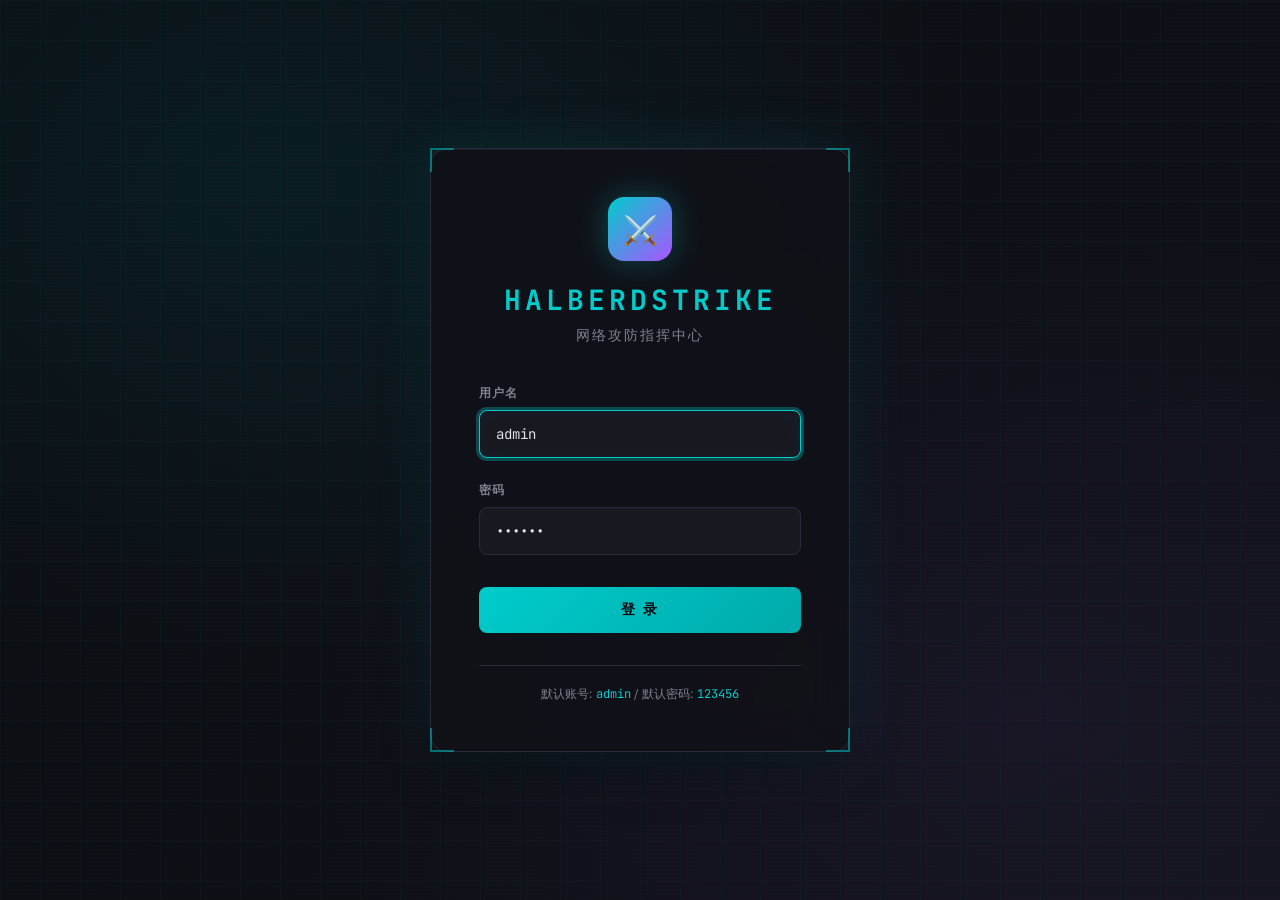
<file: src/web/templates/login.html>
<!DOCTYPE html>
<html lang="zh-CN">
<head>
    <meta charset="UTF-8">
    <meta name="viewport" content="width=device-width, initial-scale=1.0, maximum-scale=1.0, user-scalable=no">
    <title>HalberdStrike - 登录</title>
    <link rel="preconnect" href="https://fonts.googleapis.com">
    <link href="https://fonts.googleapis.com/css2?family=IBM+Plex+Sans:wght@300;400;500;600;700&family=JetBrains+Mono:wght@400;500;600;700&display=swap" rel="stylesheet">
    <style>
        :root {
            --bg-primary: #0a0a0f;
            --bg-secondary: #111118;
            --bg-tertiary: #181820;
            --accent-cyan: #00cccc;
            --accent-green: #00ff88;
            --accent-purple: #aa55ff;
            --text-primary: #e0e0e8;
            --text-secondary: #808090;
            --border-color: #2a2a3a;
            --glow-cyan: rgba(0, 204, 204, 0.3);
            --glow-green: rgba(0, 255, 136, 0.3);
        }

        * { margin: 0; padding: 0; box-sizing: border-box; }

        body {
            font-family: 'IBM Plex Sans', sans-serif;
            background: var(--bg-primary);
            color: var(--text-primary);
            min-height: 100vh;
            display: flex;
            align-items: center;
            justify-content: center;
            overflow: hidden;
        }

        .cyber-bg {
            position: fixed;
            inset: 0;
            background: 
                radial-gradient(ellipse at 20% 20%, rgba(0, 204, 204, 0.08) 0%, transparent 50%),
                radial-gradient(ellipse at 80% 80%, rgba(170, 85, 255, 0.06) 0%, transparent 50%),
                linear-gradient(135deg, var(--bg-primary) 0%, var(--bg-secondary) 100%);
            z-index: 0;
        }

        .grid-overlay {
            position: fixed;
            inset: 0;
            background-image: 
                linear-gradient(rgba(0, 204, 204, 0.03) 1px, transparent 1px),
                linear-gradient(90deg, rgba(0, 204, 204, 0.03) 1px, transparent 1px);
            background-size: 40px 40px;
            z-index: 0;
        }

        .scanline {
            position: fixed;
            inset: 0;
            background: linear-gradient(
                to bottom,
                transparent 0%,
                rgba(0, 204, 204, 0.02) 50%,
                transparent 100%
            );
            background-size: 100% 4px;
            animation: scan 8s linear infinite;
            z-index: 0;
            pointer-events: none;
        }

        @keyframes scan {
            0% { transform: translateY(-100%); }
            100% { transform: translateY(100vh); }
        }

        .login-container {
            position: relative;
            z-index: 1;
            width: 100%;
            max-width: 420px;
            padding: 48px;
            background: rgba(17, 17, 24, 0.85);
            border: 1px solid var(--border-color);
            border-radius: 16px;
            backdrop-filter: blur(20px);
            box-shadow: 
                0 0 60px rgba(0, 204, 204, 0.1),
                0 25px 50px -12px rgba(0, 0, 0, 0.5),
                inset 0 1px 0 rgba(255, 255, 255, 0.05);
        }

        .login-header {
            text-align: center;
            margin-bottom: 40px;
        }

        .logo-icon {
            width: 64px;
            height: 64px;
            margin: 0 auto 20px;
            background: linear-gradient(135deg, var(--accent-cyan), var(--accent-purple));
            border-radius: 16px;
            display: flex;
            align-items: center;
            justify-content: center;
            box-shadow: 0 0 30px var(--glow-cyan);
            font-size: 28px;
        }

        .login-title {
            font-family: 'JetBrains Mono', monospace;
            font-size: 28px;
            font-weight: 700;
            letter-spacing: 4px;
            color: var(--accent-cyan);
            margin-bottom: 8px;
        }

        .login-subtitle {
            font-size: 14px;
            color: var(--text-secondary);
            letter-spacing: 2px;
        }

        .form-group {
            margin-bottom: 24px;
        }

        .form-label {
            display: block;
            font-size: 12px;
            font-weight: 600;
            color: var(--text-secondary);
            text-transform: uppercase;
            letter-spacing: 1px;
            margin-bottom: 8px;
        }

        .form-input {
            width: 100%;
            padding: 14px 16px;
            background: var(--bg-tertiary);
            border: 1px solid var(--border-color);
            border-radius: 8px;
            color: var(--text-primary);
            font-size: 14px;
            font-family: 'JetBrains Mono', monospace;
            transition: all 0.3s ease;
            outline: none;
        }

        .form-input:focus {
            border-color: var(--accent-cyan);
            box-shadow: 0 0 0 3px var(--glow-cyan), inset 0 0 20px rgba(0, 204, 204, 0.05);
        }

        .form-input::placeholder {
            color: var(--text-secondary);
            opacity: 0.5;
        }

        .form-input.error {
            border-color: #ff5555;
            box-shadow: 0 0 0 3px rgba(255, 85, 85, 0.3);
        }

        .error-message {
            color: #ff5555;
            font-size: 12px;
            margin-top: 8px;
            display: none;
        }

        .error-message.show {
            display: block;
        }

        .login-btn {
            width: 100%;
            padding: 14px;
            background: linear-gradient(135deg, var(--accent-cyan), #00aaaa);
            border: none;
            border-radius: 8px;
            color: var(--bg-primary);
            font-size: 14px;
            font-weight: 600;
            letter-spacing: 2px;
            cursor: pointer;
            transition: all 0.3s ease;
            margin-top: 8px;
        }

        .login-btn:hover {
            transform: translateY(-2px);
            box-shadow: 0 8px 30px var(--glow-cyan);
        }

        .login-btn:active {
            transform: translateY(0);
        }

        .login-btn.loading {
            opacity: 0.7;
            cursor: not-allowed;
        }

        .login-btn.loading::after {
            content: '';
            display: inline-block;
            width: 16px;
            height: 16px;
            border: 2px solid rgba(0, 0, 0, 0.3);
            border-top-color: var(--bg-primary);
            border-radius: 50%;
            animation: spin 0.8s linear infinite;
            margin-left: 8px;
            vertical-align: middle;
        }

        @keyframes spin {
            to { transform: rotate(360deg); }
        }

        .login-footer {
            text-align: center;
            margin-top: 32px;
            padding-top: 20px;
            border-top: 1px solid var(--border-color);
        }

        .footer-text {
            font-size: 12px;
            color: var(--text-secondary);
        }

        .footer-text span {
            color: var(--accent-cyan);
            font-family: 'JetBrains Mono', monospace;
        }

        .hud-corner {
            position: absolute;
            width: 24px;
            height: 24px;
            border-color: var(--accent-cyan);
            border-style: solid;
            border-width: 0;
            opacity: 0.5;
        }

        .hud-corner-tl {
            top: -1px;
            left: -1px;
            border-top-width: 2px;
            border-left-width: 2px;
        }

        .hud-corner-tr {
            top: -1px;
            right: -1px;
            border-top-width: 2px;
            border-right-width: 2px;
        }

        .hud-corner-bl {
            bottom: -1px;
            left: -1px;
            border-bottom-width: 2px;
            border-left-width: 2px;
        }

        .hud-corner-br {
            bottom: -1px;
            right: -1px;
            border-bottom-width: 2px;
            border-right-width: 2px;
        }

        .fade-in {
            animation: fadeIn 0.5s ease forwards;
        }

        @keyframes fadeIn {
            from { opacity: 0; transform: translateY(20px); }
            to { opacity: 1; transform: translateY(0); }
        }
    </style>
</head>
<body>
    <div class="cyber-bg"></div>
    <div class="grid-overlay"></div>
    <div class="scanline"></div>

    <div class="login-container fade-in">
        <div class="hud-corner hud-corner-tl"></div>
        <div class="hud-corner hud-corner-tr"></div>
        <div class="hud-corner hud-corner-bl"></div>
        <div class="hud-corner hud-corner-br"></div>

        <div class="login-header">
            <div class="logo-icon">⚔️</div>
            <div class="login-title">HALBERDSTRIKE</div>
            <div class="login-subtitle">网络攻防指挥中心</div>
        </div>

        <form id="loginForm" onsubmit="return false;">
            <div class="form-group">
                <label class="form-label">用户名</label>
                <input type="text" id="username" class="form-input" placeholder="请输入用户名" value="admin" autofocus>
                <div class="error-message" id="errorUsername">用户名不能为空</div>
            </div>

            <div class="form-group">
                <label class="form-label">密码</label>
                <input type="password" id="password" class="form-input" placeholder="请输入密码" value="123456">
                <div class="error-message" id="errorPassword">密码不能为空</div>
            </div>

            <button type="submit" id="loginBtn" class="login-btn">登 录</button>
            <div class="error-message" id="errorLogin" style="text-align: center; margin-top: 12px;"></div>
        </form>

        <div class="login-footer">
            <div class="footer-text">默认账号: <span>admin</span> / 默认密码: <span>123456</span></div>
        </div>
    </div>

    <script>
        const form = document.getElementById('loginForm');
        const usernameInput = document.getElementById('username');
        const passwordInput = document.getElementById('password');
        const loginBtn = document.getElementById('loginBtn');
        const errorLogin = document.getElementById('errorLogin');

        function showError(el, msg) {
            el.textContent = msg;
            el.classList.add('show');
        }

        function hideError(el) {
            el.classList.remove('show');
        }

        async function handleLogin() {
            const username = usernameInput.value.trim();
            const password = passwordInput.value.trim();

            hideError(document.getElementById('errorUsername'));
            hideError(document.getElementById('errorPassword'));
            hideError(errorLogin);

            if (!username) {
                showError(document.getElementById('errorUsername'), '用户名不能为空');
                usernameInput.classList.add('error');
                return;
            }
            usernameInput.classList.remove('error');

            if (!password) {
                showError(document.getElementById('errorPassword'), '密码不能为空');
                passwordInput.classList.add('error');
                return;
            }
            passwordInput.classList.remove('error');

            loginBtn.classList.add('loading');
            loginBtn.textContent = '登 录 中...';

            try {
                const resp = await fetch('/api/login', {
                    method: 'POST',
                    headers: { 'Content-Type': 'application/json' },
                    body: JSON.stringify({ username, password })
                });

                const data = await resp.json();

                if (data.ok) {
                    window.location.href = '/';
                } else {
                    showError(errorLogin, data.message || '登录失败');
                }
            } catch (e) {
                showError(errorLogin, '网络连接失败');
                console.error(e);
            } finally {
                loginBtn.classList.remove('loading');
                loginBtn.textContent = '登 录';
            }
        }

        form.addEventListener('submit', handleLogin);
        usernameInput.addEventListener('keypress', (e) => {
            if (e.key === 'Enter') passwordInput.focus();
        });
        passwordInput.addEventListener('keypress', (e) => {
            if (e.key === 'Enter') handleLogin();
        });
    </script>
</body>
</html>
</file>
